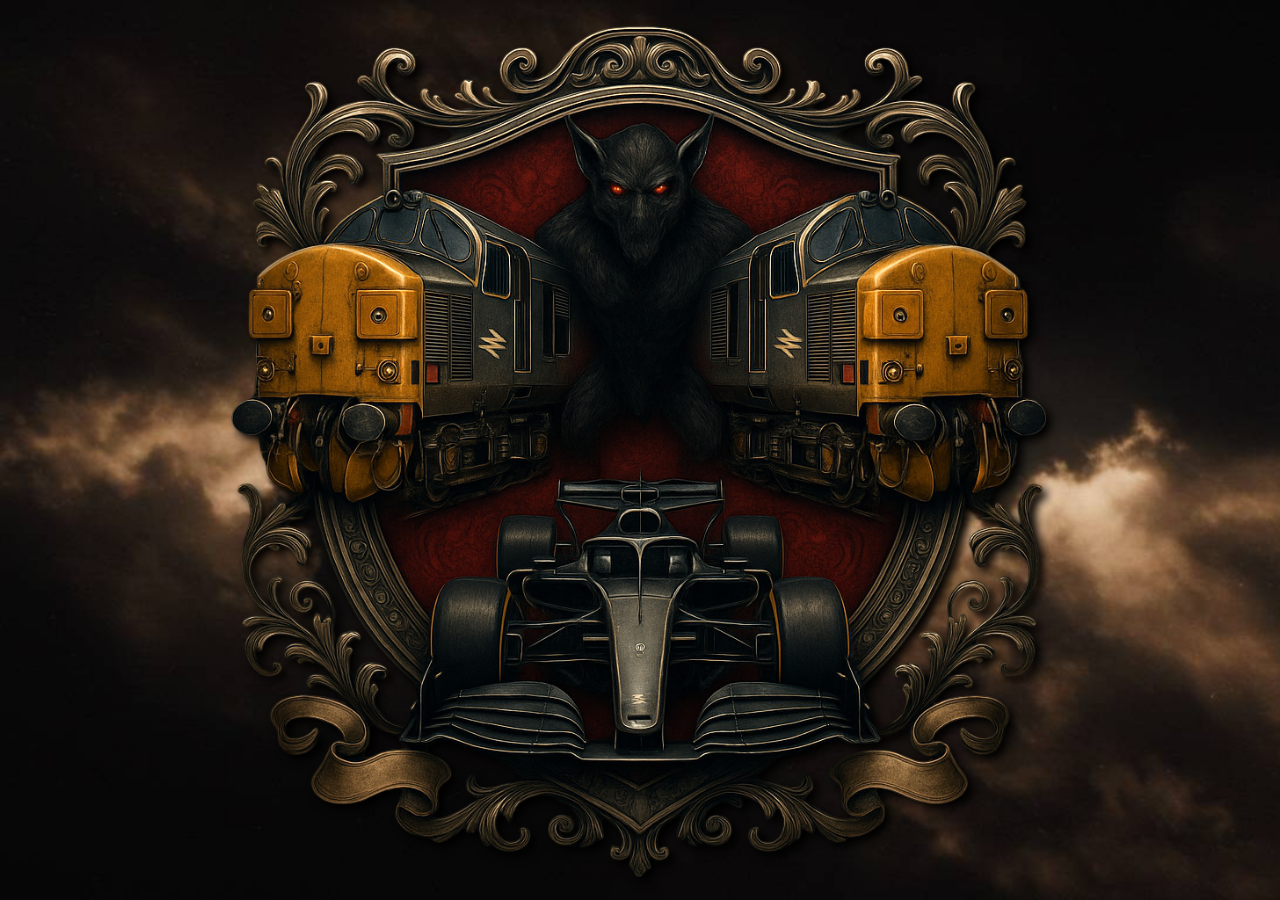
<file: index.html>
<!DOCTYPE html>
<html>

    <head>
        <!-- Google tag (gtag.js) -->
        <script async src="https://www.googletagmanager.com/gtag/js?id=G-F2250F75V9"></script>
        <script>
            window.dataLayer = window.dataLayer || [];
            function gtag() { dataLayer.push(arguments); }
            gtag('js', new Date());

            gtag('config', 'G-F2250F75V9');
        </script>

        <meta charset="UTF-8" />
        <title>Here be dragons!</title>
        <style>
            html {
                background: url('clouds.jpg');
                background-size: cover;
                background-attachment: fixed;
                background-color: #3b2d1d;
            }

            img {
                position: absolute;
                top: 50%;
                left: 50%;
                transform: translate(-50%, -50%);
                max-width: 100%;
                max-height: 100%;
                object-fit: contain;
                -webkit-filter: drop-shadow(5px 5px 5px #000);
                filter: drop-shadow(5px 5px 5px #000);
            }
        </style>
    </head>

    <body>
        <img src="crest.png" alt="A dark emblem features a black bat with red eyes, two vintage trains facing forward, and a modern race car, all framed by ornate metallic scrollwork." />
    </body>

</html>
</file>
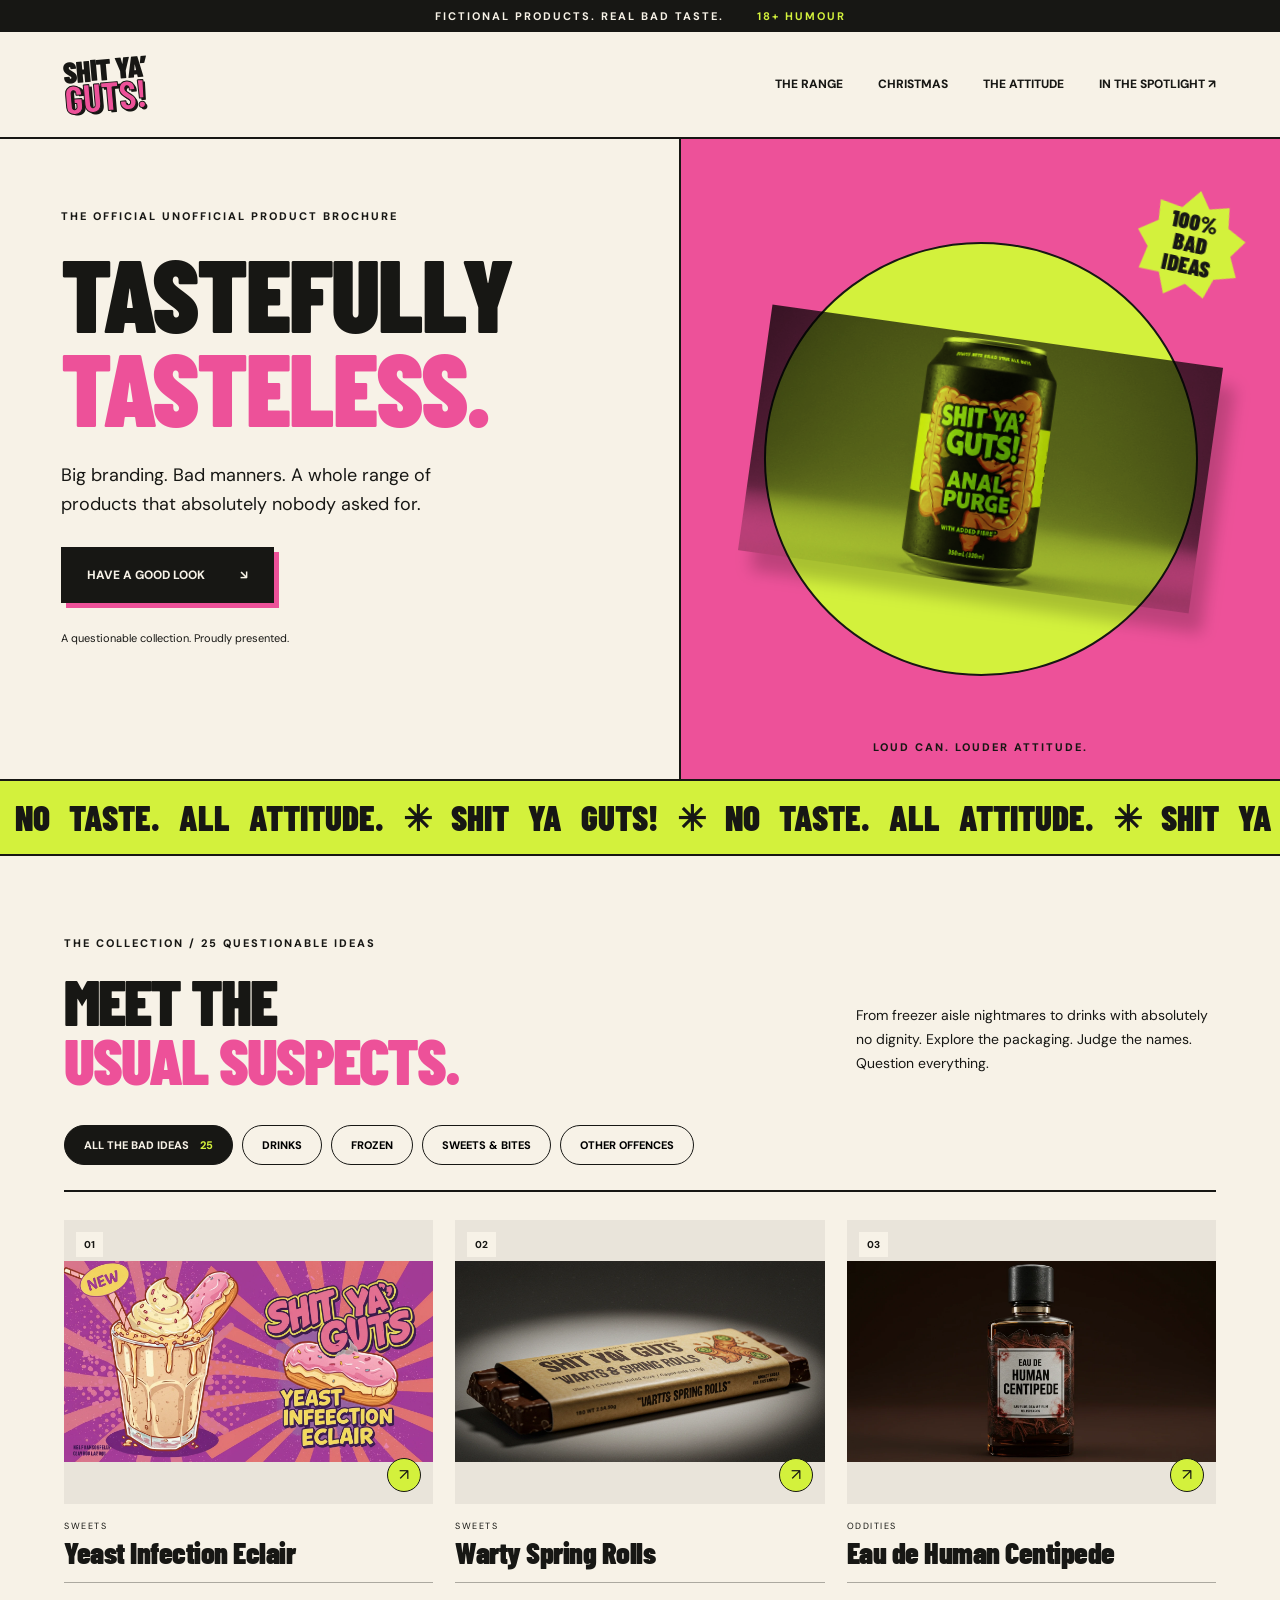
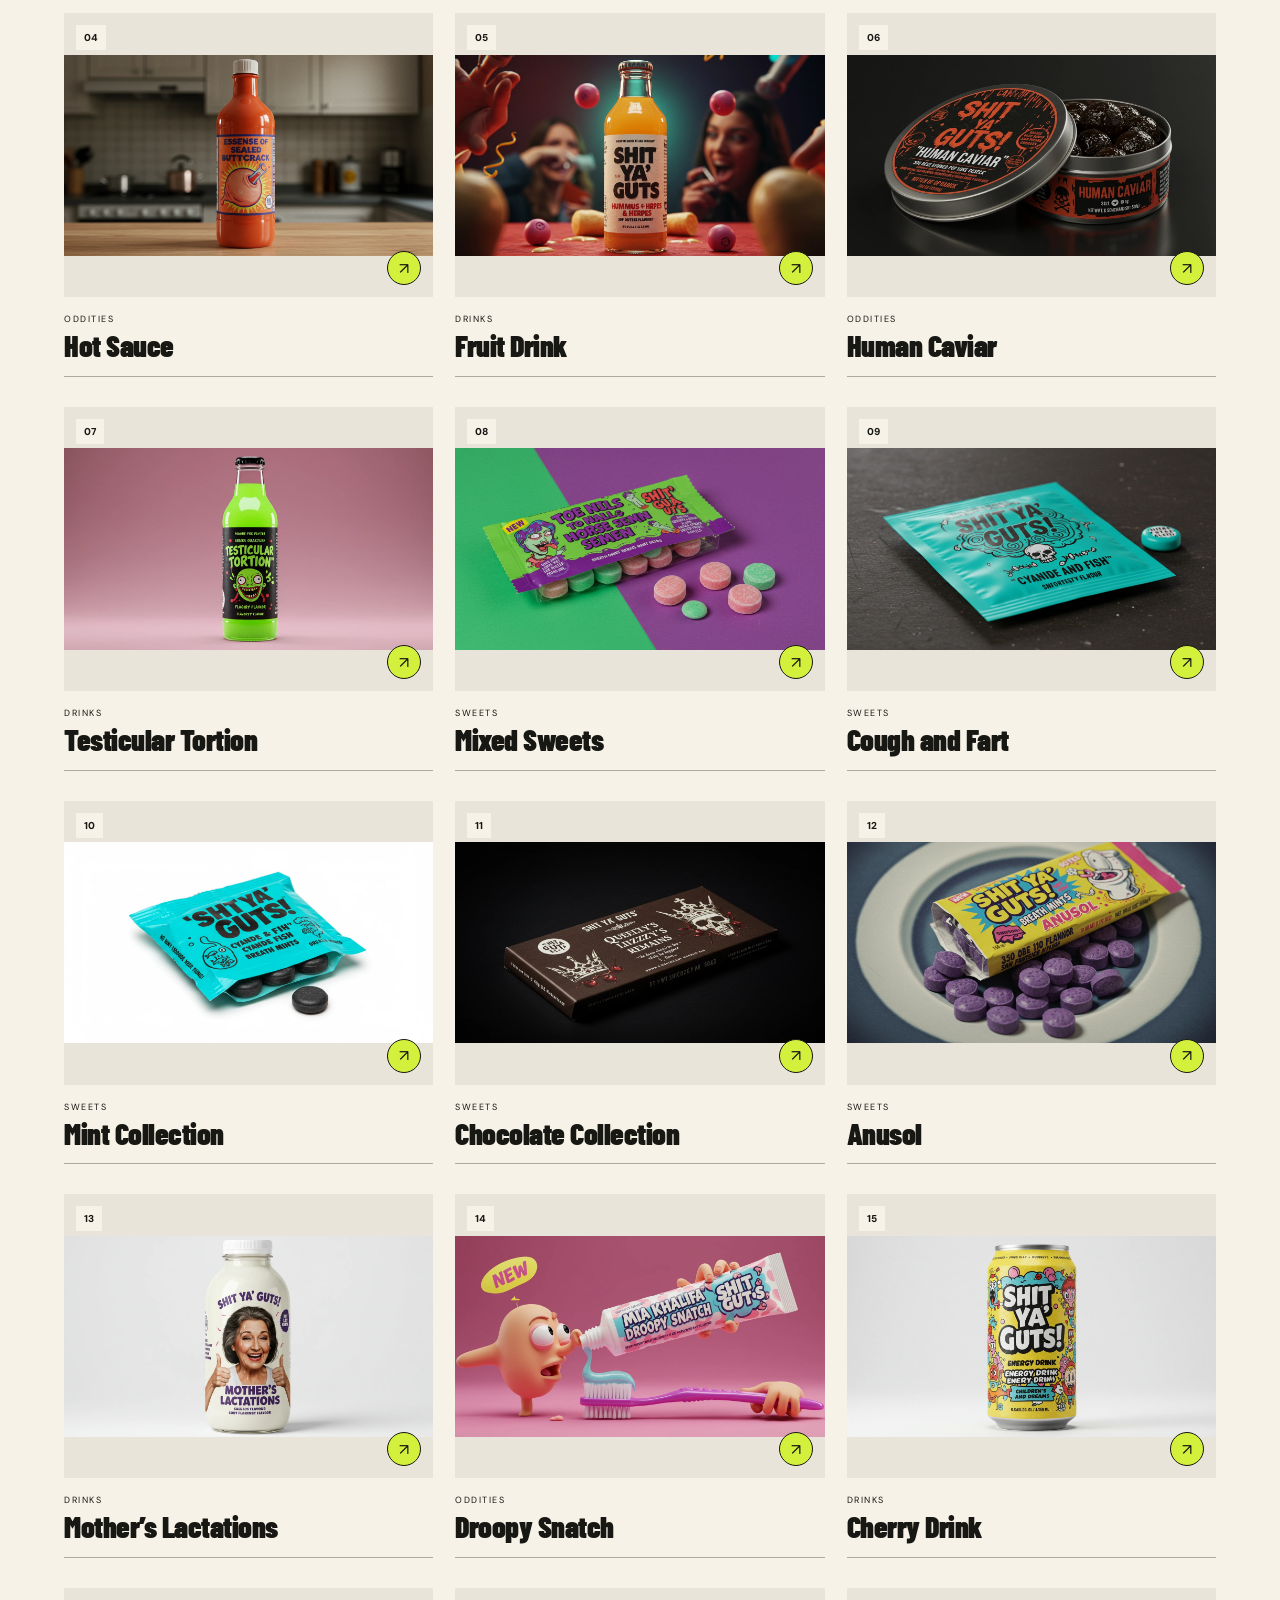
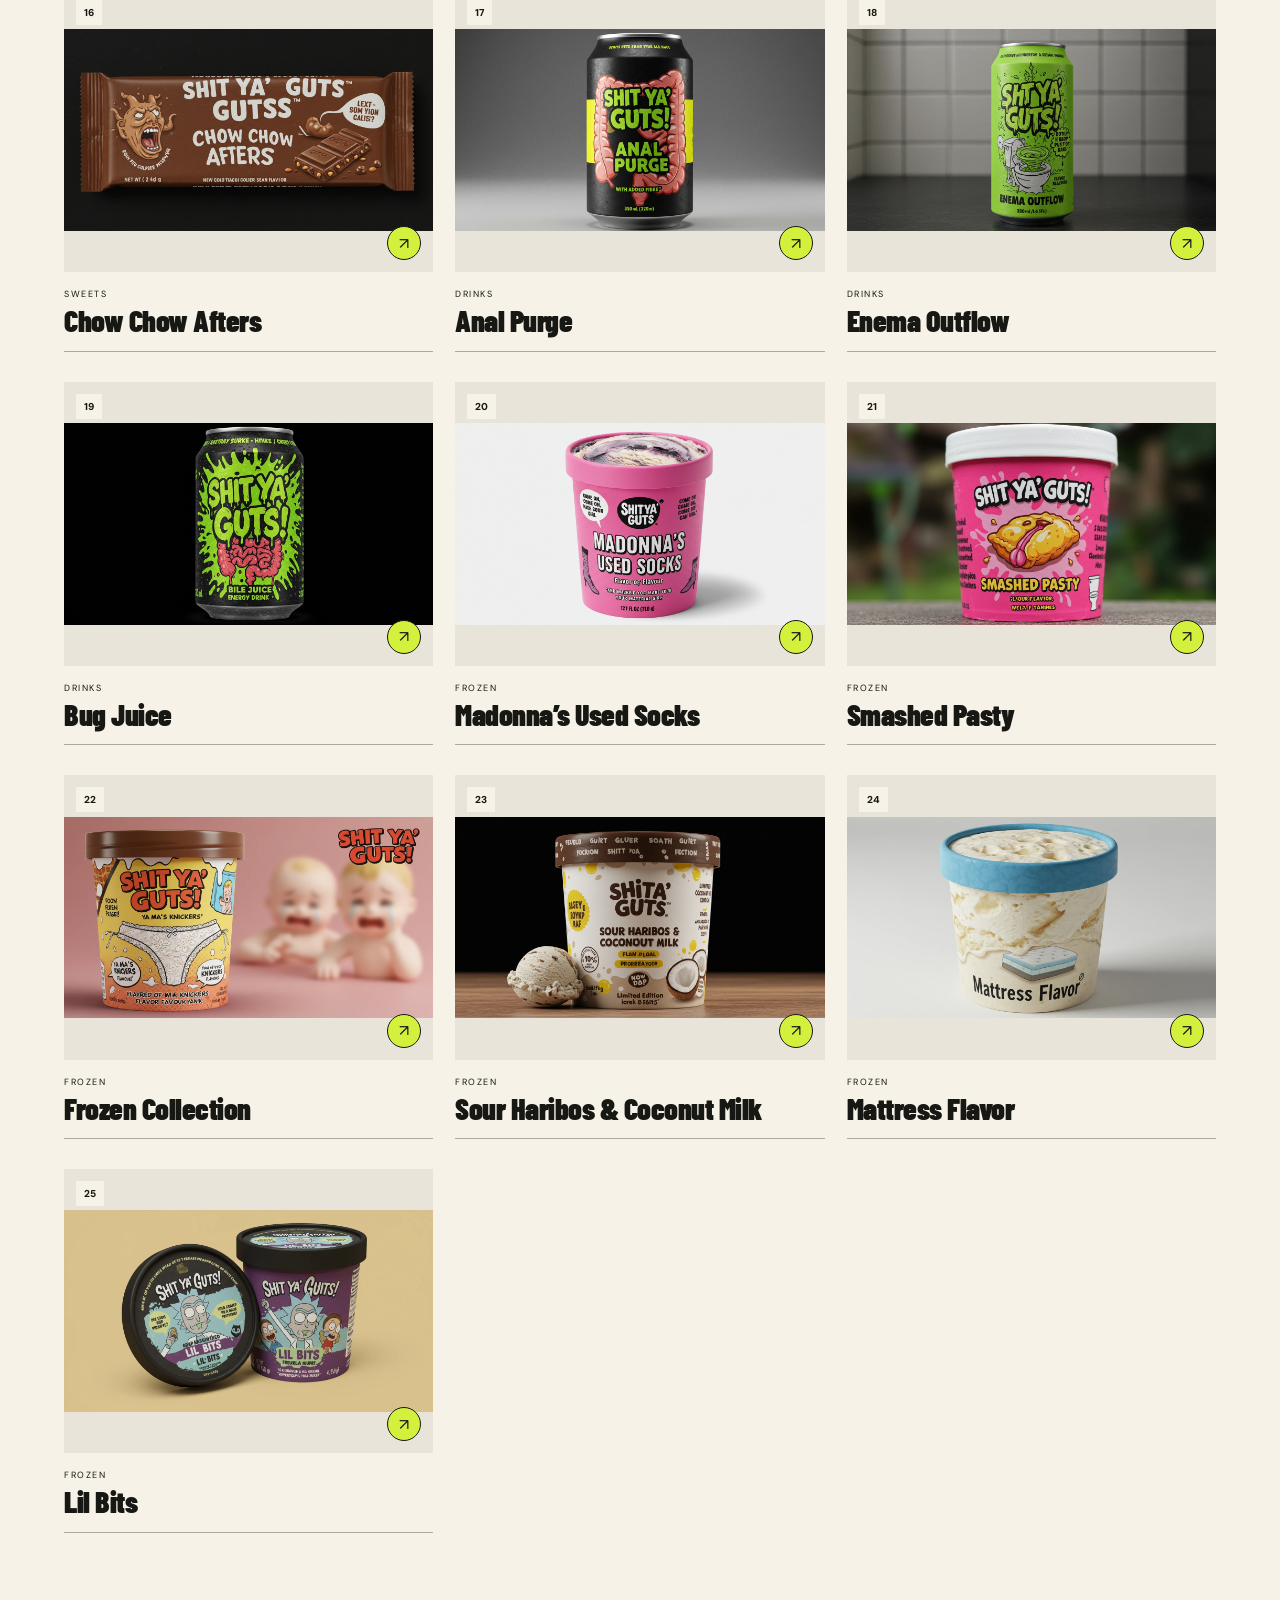
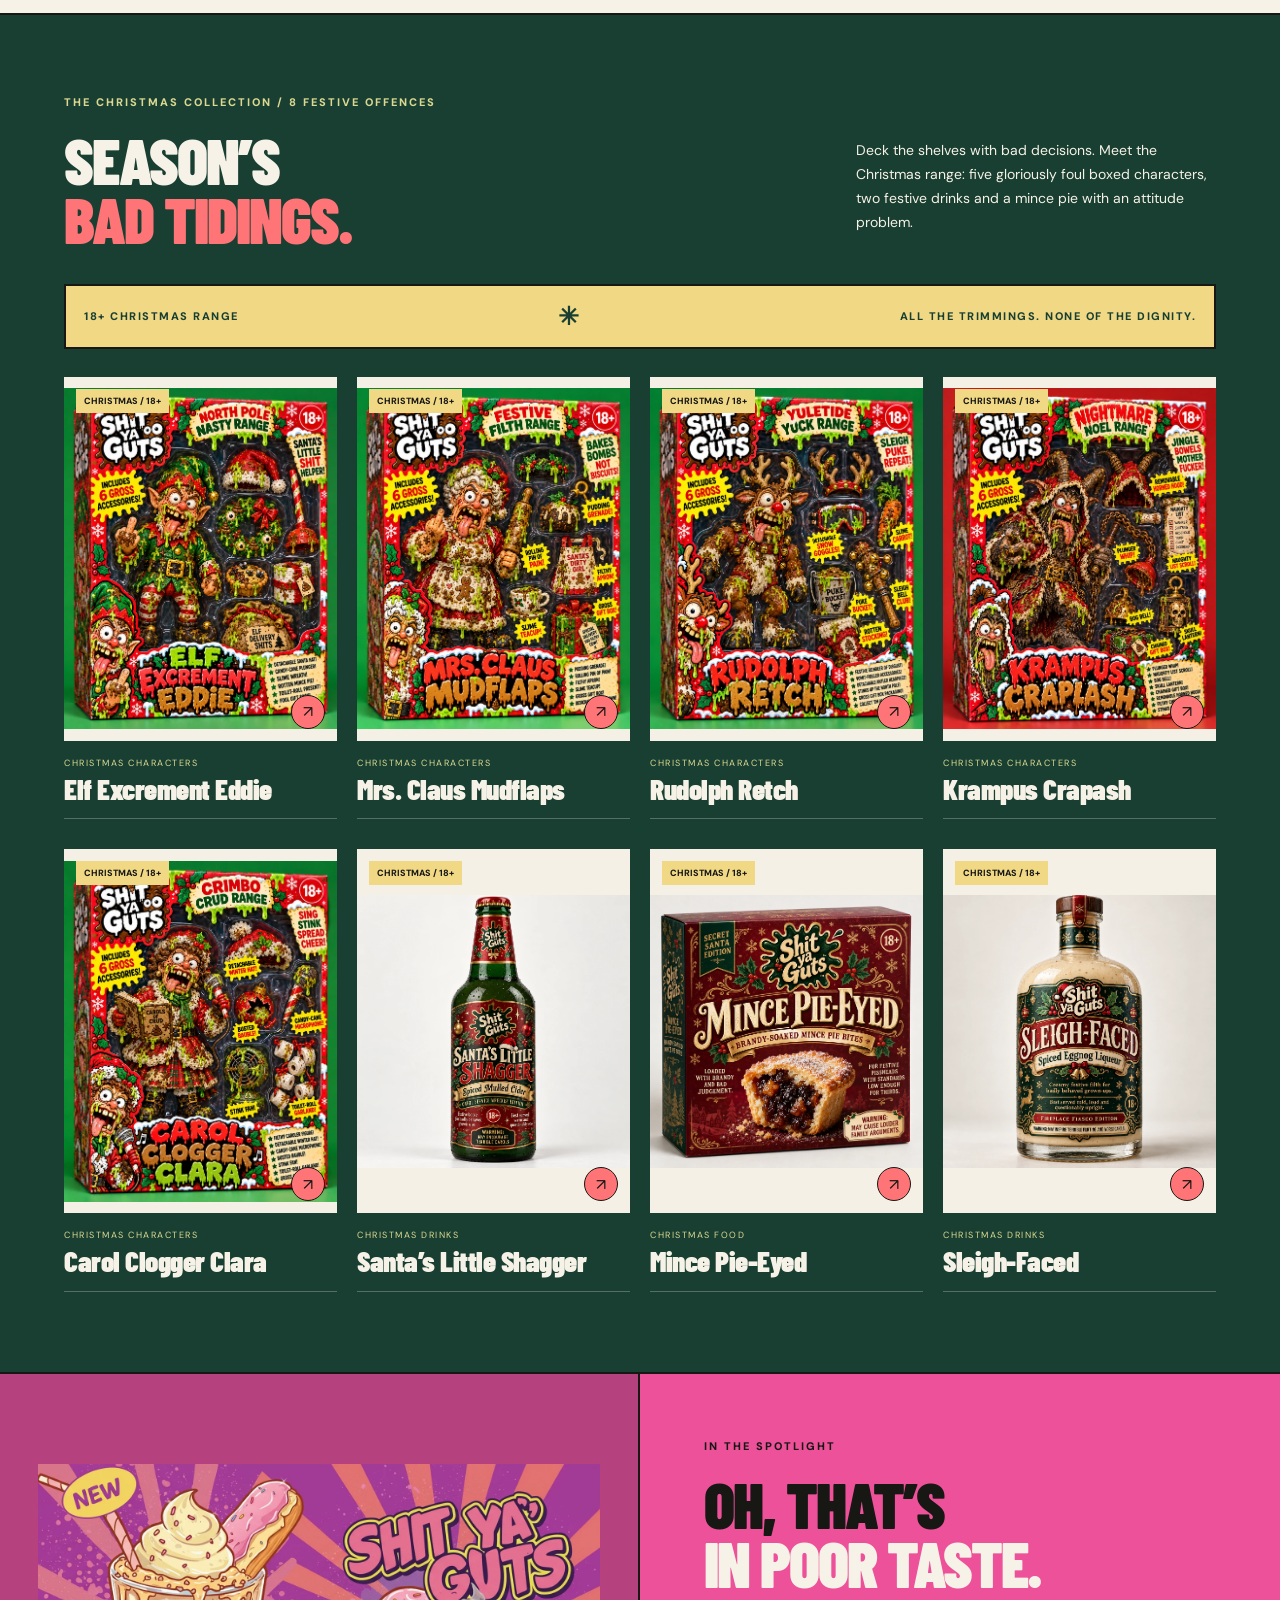
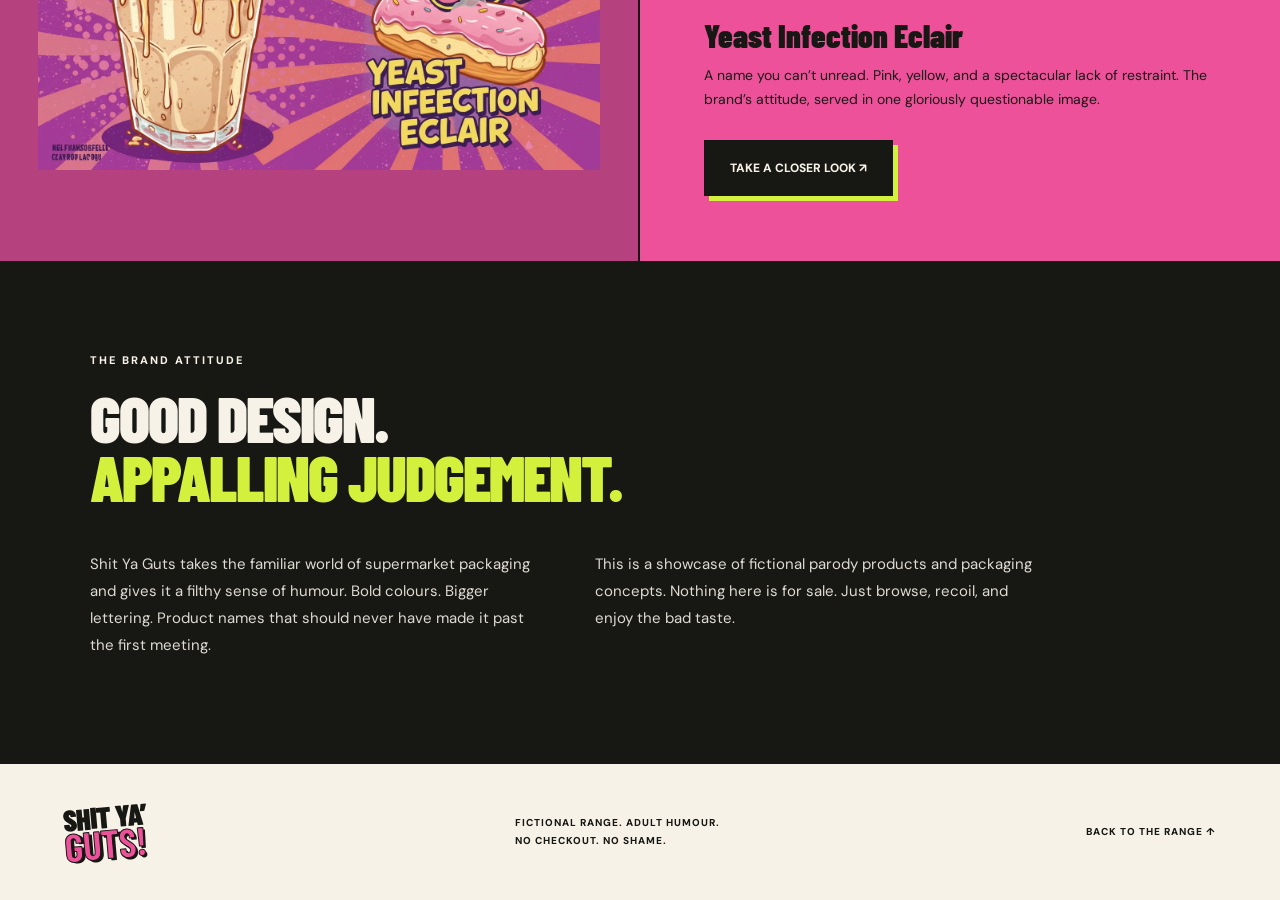
<file: syg/index.html>
<!doctype html>
<html lang="en">

    <head>
        <!-- Google tag (gtag.js) -->
        <script async src="https://www.googletagmanager.com/gtag/js?id=G-4V64C5Z0NR"></script>
        <script>
            window.dataLayer = window.dataLayer || [];
            function gtag() { dataLayer.push(arguments); }
            gtag('js', new Date());

            gtag('config', 'G-4V64C5Z0NR');
        </script>
        <meta charset="utf-8">
        <meta name="viewport" content="width=device-width,initial-scale=1">
        <meta name="theme-color" content="#ea4b99">
        <title>Shit Ya Guts — Tastefully tasteless.</title>
        <meta name="description" content="Explore the gloriously tasteless fictional Shit Ya Guts product range.">
        <link rel="stylesheet" href="style.css">
    </head>

    <body>
        <div class="notice">FICTIONAL PRODUCTS. REAL BAD TASTE. <span>18+ HUMOUR</span></div>
        <header><a class="logo" href="#" aria-label="Shit Ya Guts home">SHIT YA’<br><b>GUTS!</b></a>
            <nav aria-label="Main navigation"><a href="#range">THE RANGE</a><a href="#christmas">CHRISTMAS</a><a href="#attitude">THE ATTITUDE</a><a href="#spotlight">IN THE SPOTLIGHT ↗</a></nav>
        </header>
        <main>
            <section class="hero">
                <div class="hero-copy">
                    <p class="eyebrow">THE OFFICIAL UNOFFICIAL PRODUCT BROCHURE</p>
                    <h1>TASTEFULLY<br><em>TASTELESS.</em></h1>
                    <p class="intro">Big branding. Bad manners. A whole range of products that absolutely nobody asked for.</p><a class="button" href="#range">HAVE A GOOD LOOK <span>↘</span></a>
                    <div class="smallprint">A questionable collection. Proudly presented.</div>
                </div>
                <div class="hero-art">
                    <div class="burst">100%<br>BAD<br>IDEAS</div><img src="assets/17-image-26-.webp" alt="Shit Ya Guts Anal Purge drink can" fetchpriority="high">
                    <div class="art-caption">LOUD CAN. LOUDER ATTITUDE.</div>
                </div>
            </section>
            <div class="ticker" aria-hidden="true">NO TASTE. ALL ATTITUDE. ✳ SHIT YA GUTS! ✳ NO TASTE. ALL ATTITUDE. ✳ SHIT YA GUTS!</div>
            <section id="range" class="range">
                <div class="section-top">
                    <div>
                        <p class="eyebrow">THE COLLECTION / 25 QUESTIONABLE IDEAS</p>
                        <h2>MEET THE<br><em>USUAL SUSPECTS.</em></h2>
                    </div>
                    <p>From freezer aisle nightmares to drinks with absolutely no dignity. Explore the packaging. Judge the names. Question everything.</p>
                </div>
                <div class="filters" role="group" aria-label="Filter products"><button class="active" data-filter="All" aria-pressed="true">ALL THE BAD IDEAS <span>25</span></button><button
                        data-filter="Drinks" aria-pressed="false">DRINKS</button><button data-filter="Frozen" aria-pressed="false">FROZEN</button><button data-filter="Sweets"
                        aria-pressed="false">SWEETS & BITES</button><button data-filter="Oddities" aria-pressed="false">OTHER OFFENCES</button></div>
                <p id="count" class="sr" aria-live="polite"></p>
                <div id="products" class="grid"></div>
            </section>
            <section id="christmas" class="christmas range">
                <div class="section-top">
                    <div>
                        <p class="eyebrow">THE CHRISTMAS COLLECTION / 8 FESTIVE OFFENCES</p>
                        <h2>SEASON’S<br><em>BAD TIDINGS.</em></h2>
                    </div>
                    <p>Deck the shelves with bad decisions. Meet the Christmas range: five gloriously foul boxed characters, two festive drinks and a mince pie with an attitude problem.</p>
                </div>
                <div class="christmas-band">18+ CHRISTMAS RANGE <span>✳</span> ALL THE TRIMMINGS. NONE OF THE DIGNITY.</div>
                <div id="christmas-products" class="grid christmas-grid"></div>
            </section>
            <section id="spotlight" class="spotlight">
                <div class="spot-image"><img src="assets/01-image-42-.webp" alt="Pink and yellow Shit Ya Guts Yeast Infection Eclair artwork" loading="lazy"></div>
                <div>
                    <p class="eyebrow">IN THE SPOTLIGHT</p>
                    <h2>OH, THAT’S<br><em>IN POOR TASTE.</em></h2>
                    <h3>Yeast Infection Eclair</h3>
                    <p>A name you can’t unread. Pink, yellow, and a spectacular lack of restraint. The brand’s attitude, served in one gloriously questionable image.</p><button class="button"
                        id="spot-open">TAKE A CLOSER LOOK ↗</button>
                </div>
            </section>
            <section id="attitude" class="attitude">
                <p class="eyebrow">THE BRAND ATTITUDE</p>
                <h2>GOOD DESIGN.<br><em>APPALLING JUDGEMENT.</em></h2>
                <div class="attitude-bottom">
                    <p>Shit Ya Guts takes the familiar world of supermarket packaging and gives it a filthy sense of humour. Bold colours. Bigger lettering. Product names that should never have made
                        it past the first meeting.</p>
                    <p>This is a showcase of fictional parody products and packaging concepts. Nothing here is for sale. Just browse, recoil, and enjoy the bad taste.</p>
                </div>
            </section>
        </main>
        <footer><a class="logo" href="#">SHIT YA’<br><b>GUTS!</b></a>
            <p>FICTIONAL RANGE. ADULT HUMOUR.<br>NO CHECKOUT. NO SHAME.</p><a href="#range">BACK TO THE RANGE ↑</a>
        </footer>
        <dialog id="detail"><button class="close" aria-label="Close product detail">×</button><img id="detail-image" alt="">
            <div class="detail-copy">
                <p class="eyebrow" id="detail-category"></p>
                <h2 id="detail-title"></h2>
                <p>Part of the Shit Ya Guts fictional product collection. Explore the original packaging artwork in all its questionable glory.</p>
            </div>
        </dialog>
        <script src="app.js"></script>
    </body>

</html>
</file>
<file: syg/style.css>
@import url('https://fonts.googleapis.com/css2?family=Barlow+Condensed:wght@700;800;900&family=DM+Sans:wght@400;500;600;700&display=swap');
:root{--ink:#171714;--paper:#f7f2e7;--pink:#ed5199;--lime:#d3f13c}*{box-sizing:border-box}html{scroll-behavior:smooth;scroll-padding-top:30px}body{margin:0;background:var(--paper);color:var(--ink);font-family:'DM Sans',Arial,sans-serif}a{color:inherit;text-decoration:none}button{font:inherit;cursor:pointer}button,a{-webkit-tap-highlight-color:transparent}a:focus-visible,button:focus-visible{outline:3px solid #8140cf;outline-offset:5px}.notice{background:var(--ink);color:var(--paper);padding:9px 5%;font-size:11px;font-weight:700;letter-spacing:2px;text-align:center}.notice span{margin-left:28px;color:var(--lime)}header{display:flex;justify-content:space-between;align-items:center;padding:25px 5%;border-bottom:2px solid var(--ink)}.logo{font:900 30px/.78 'Barlow Condensed',Impact,sans-serif;transform:rotate(-5deg);letter-spacing:-1px}.logo b{font-size:40px;color:var(--pink);-webkit-text-stroke:1px var(--ink);text-shadow:2px 2px var(--ink)}nav{display:flex;gap:35px;font-size:12px;font-weight:800}.hero{display:grid;grid-template-columns:1.13fr 1fr;min-height:640px}.hero-copy{padding:70px 7% 60px 9%}.eyebrow{font-size:11px;font-weight:800;letter-spacing:2px;margin:0 0 22px}h1,h2,h3{font-family:'Barlow Condensed',Impact,'Arial Narrow',sans-serif;font-weight:900;letter-spacing:-2px;line-height:.92;margin:0}h1{font-size:clamp(70px,8vw,128px)}em{font-style:normal;color:var(--pink)}.intro{max-width:430px;font-size:18px;line-height:1.6;margin:28px 0}.button{display:inline-flex;align-items:center;gap:35px;padding:18px 24px;background:var(--ink);color:var(--paper);border:2px solid var(--ink);font-weight:800;font-size:12px;box-shadow:5px 5px var(--pink);transition:transform .2s}.button:hover{transform:translateY(-3px)}.smallprint{font-size:11px;margin-top:28px}.hero-art{position:relative;background:var(--pink);display:flex;align-items:center;justify-content:center;overflow:hidden;border-left:2px solid var(--ink)}.hero-art:before{content:'';position:absolute;width:430px;height:430px;border:2px solid var(--ink);border-radius:50%;background:var(--lime);transform:rotate(-15deg)}.hero-art img{position:relative;width:76%;mix-blend-mode:multiply;transform:rotate(8deg);filter:drop-shadow(15px 18px 8px #0003)}.burst{position:absolute;z-index:2;right:6%;top:8%;background:var(--lime);width:108px;height:108px;clip-path:polygon(50% 0,61% 15%,79% 10%,82% 29%,100% 38%,89% 54%,98% 72%,78% 78%,72% 97%,53% 87%,35% 100%,27% 81%,8% 81%,12% 60%,0 46%,17% 34%,15% 15%,36% 18%);display:grid;place-content:center;text-align:center;font:900 23px/.95 'Barlow Condensed',Impact;transform:rotate(12deg)}.art-caption{position:absolute;bottom:25px;font-size:11px;font-weight:800;letter-spacing:2px}.ticker{background:var(--lime);border-block:2px solid;white-space:nowrap;overflow:hidden;font:900 35px 'Barlow Condensed',Impact;padding:15px;word-spacing:12px}.range{padding:80px 5%}.section-top{display:flex;align-items:flex-end;justify-content:space-between;gap:40px;margin-bottom:35px}h2{font-size:clamp(48px,5vw,78px)}.section-top>p{max-width:360px;font-size:14px;line-height:1.7}.filters{display:flex;flex-wrap:wrap;gap:9px;border-bottom:2px solid;padding-bottom:25px;margin-bottom:28px}.filters button{background:transparent;border:1px solid var(--ink);border-radius:30px;padding:12px 19px;font-size:11px;font-weight:800}.filters button.active,.filters button:hover{background:var(--ink);color:var(--paper)}.filters span{color:var(--lime);margin-left:8px}.grid{display:grid;grid-template-columns:repeat(3,1fr);gap:30px 22px}.card{border:0;background:transparent;text-align:left;padding:0;color:var(--ink)}.photo{position:relative;aspect-ratio:1.3;overflow:hidden;background:#e9e4da}.photo img{width:100%;height:100%;object-fit:contain;transition:transform .35s}.card:hover img{transform:scale(1.06)}.number{position:absolute;top:12px;left:12px;background:var(--paper);padding:6px 8px;font-size:10px;font-weight:800}.arrow{position:absolute;right:12px;bottom:12px;background:var(--lime);border:1px solid;width:34px;height:34px;display:grid;place-items:center;border-radius:50%}.card-info{padding:16px 0;border-bottom:1px solid #17171455}.card-info p{font-size:9px;letter-spacing:1.5px;text-transform:uppercase;margin:0 0 7px}.card h3{font-size:30px;letter-spacing:-.5px}.spotlight{display:grid;grid-template-columns:1fr 1fr;background:var(--pink);border-block:2px solid}.spot-image{display:flex;align-items:center;background:#b5427e;padding:6%;border-right:2px solid}.spot-image img{width:100%}.spotlight>div:last-child{padding:65px 10%}.spotlight em{color:var(--paper)}.spotlight h3{font-size:32px;letter-spacing:0;margin-top:28px}.spotlight p:not(.eyebrow){font-size:14px;line-height:1.7;margin-bottom:28px}.spotlight .button{box-shadow:5px 5px var(--lime)}.attitude{padding:90px 7%;background:var(--ink);color:var(--paper)}.attitude em{color:var(--lime)}.attitude-bottom{display:grid;grid-template-columns:1fr 1fr;gap:60px;margin-top:30px;max-width:950px}.attitude-bottom p{font-size:15px;line-height:1.8;color:#dedbd2}footer{display:flex;align-items:center;justify-content:space-between;gap:30px;padding:40px 5%}footer p,footer>a:last-child{font-size:10px;font-weight:800;line-height:1.8;letter-spacing:1px}dialog{border:2px solid var(--ink);background:var(--paper);padding:0;max-width:920px;width:90%;max-height:90vh;overflow:auto}dialog::backdrop{background:#171714da}dialog>img{display:block;width:100%;max-height:60vh;object-fit:contain;background:#e8e3da}.detail-copy{padding:30px}.detail-copy h2{font-size:45px}.detail-copy>p:last-child{font-size:14px;line-height:1.6}.close{position:absolute;right:12px;top:12px;width:42px;height:42px;background:var(--lime);border:2px solid;font-size:28px;border-radius:50%}.sr{position:absolute;width:1px;height:1px;overflow:hidden;clip-path:inset(50%)}@media(min-width:1600px){body{max-width:1800px;margin:auto}}@media(max-width:800px){nav{gap:15px;font-size:10px}nav a:last-child{display:none}.hero{grid-template-columns:1fr}.hero-copy{padding:50px 6%}.hero-art{min-height:440px;border-left:0;border-top:2px solid}.hero-art img{width:60%;max-height:420px;object-fit:contain}.hero-art:before{width:330px;height:330px}.section-top{display:block}.section-top>p{margin-top:25px}.grid{grid-template-columns:repeat(2,1fr);gap:22px 14px}.range{padding:55px 5%}.spotlight{grid-template-columns:1fr}.spot-image{border-right:0;border-bottom:2px solid;padding:8%}.spotlight>div:last-child{padding:45px 6%}.attitude{padding:60px 6%}.attitude-bottom{grid-template-columns:1fr;gap:5px}footer{flex-wrap:wrap}.card h3{font-size:25px}.filters button{padding:10px 13px;font-size:10px}}@media(prefers-reduced-motion:reduce){html{scroll-behavior:auto}*{transition:none!important}}

.christmas{background:#183f32;color:var(--paper);border-top:2px solid var(--ink)}.christmas em{color:#ff7477}.christmas .eyebrow{color:#dbd991}.christmas-band{display:flex;justify-content:space-between;align-items:center;gap:15px;background:#f0d885;color:#183f32;padding:14px 18px;margin-bottom:28px;font-size:11px;font-weight:800;letter-spacing:1.5px;border:2px solid var(--ink)}.christmas-band span{font-size:25px}.christmas-grid{grid-template-columns:repeat(4,1fr);gap:30px 20px}.christmas .card{color:var(--paper)}.christmas .photo{aspect-ratio:3/4;background:#f5f0e5}.christmas .number{color:var(--ink);background:#f0d885;font-size:9px}.christmas .arrow{color:var(--ink);background:#ff7477}.christmas .card-info{border-color:#f7f2e744}.christmas .card-info p{color:#dbd991}.christmas .card h3{font-size:29px}@media(max-width:1000px){.christmas-grid{grid-template-columns:repeat(2,1fr)}nav{gap:18px}}@media(max-width:540px){.christmas-band{font-size:9px;letter-spacing:.6px}.christmas-band span{display:none}.christmas .card h3{font-size:25px}nav{gap:12px}nav a[href="#attitude"]{display:none}}
</file>
